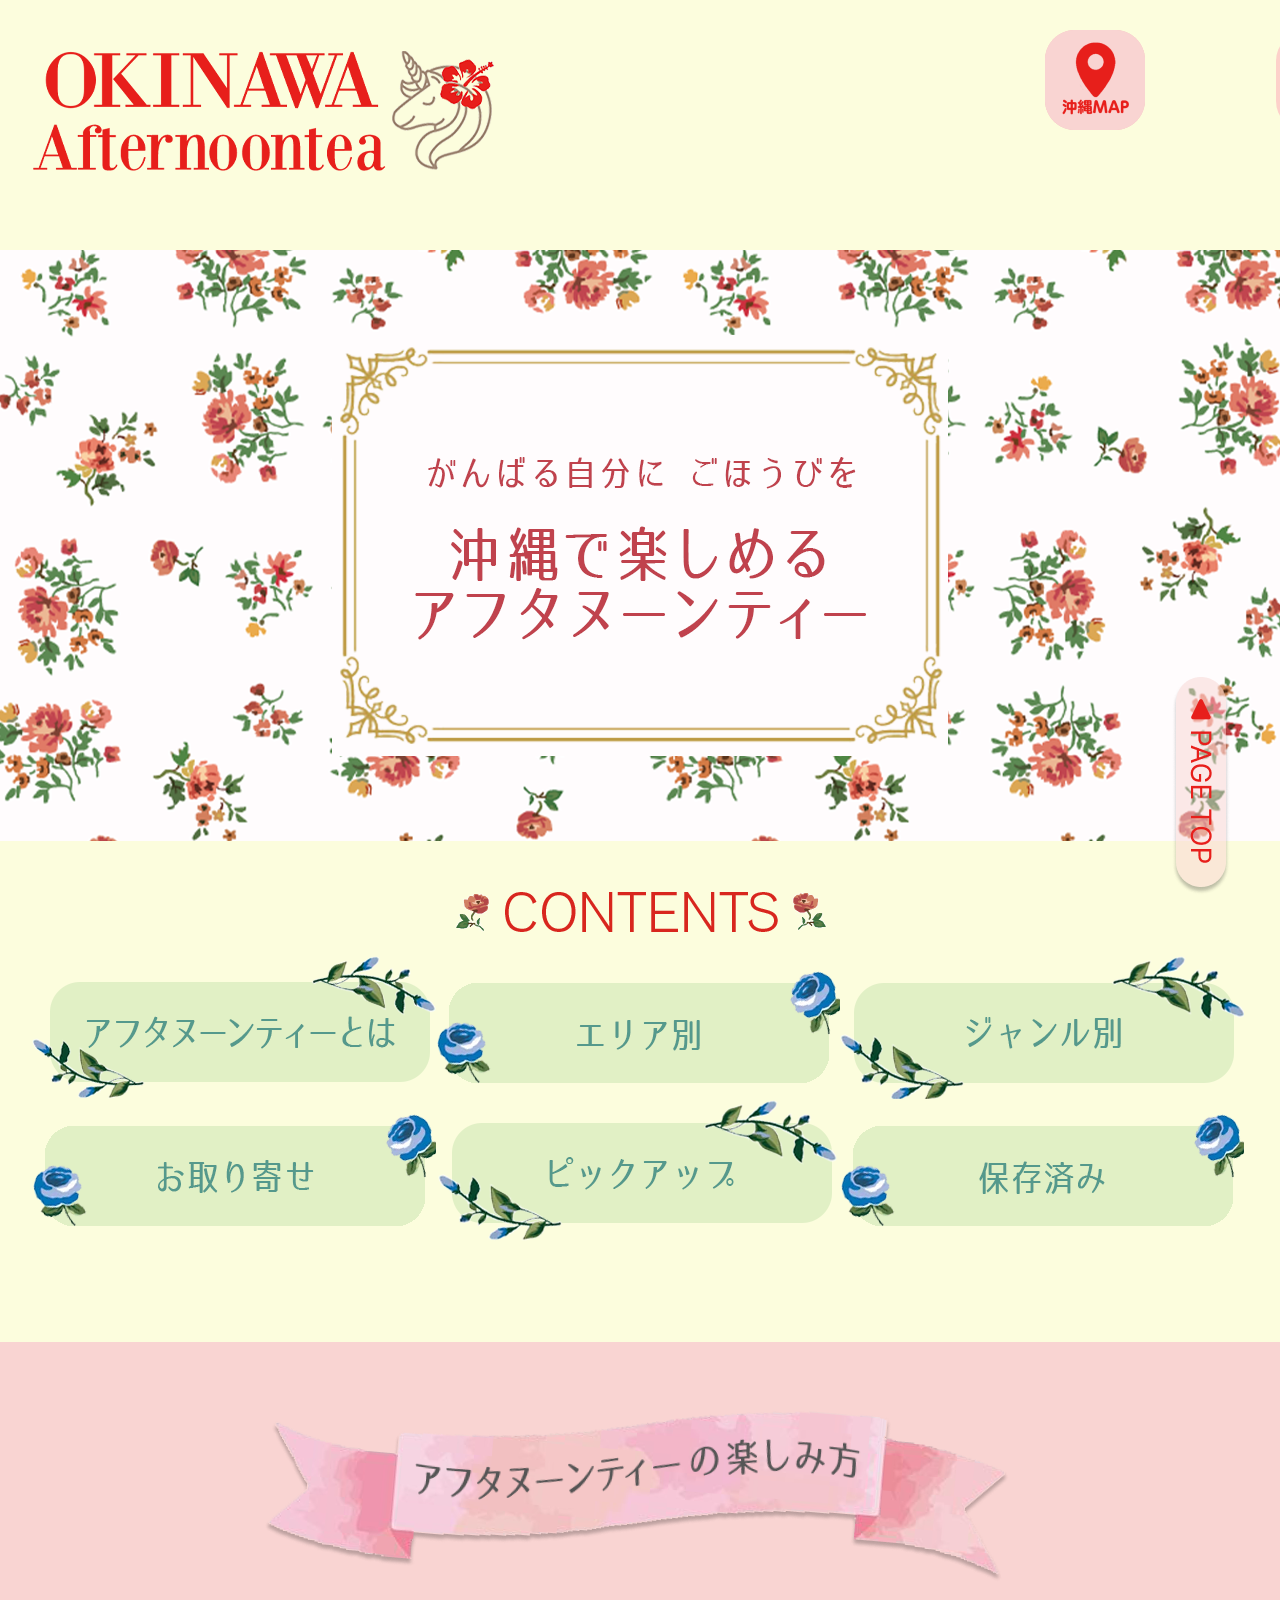
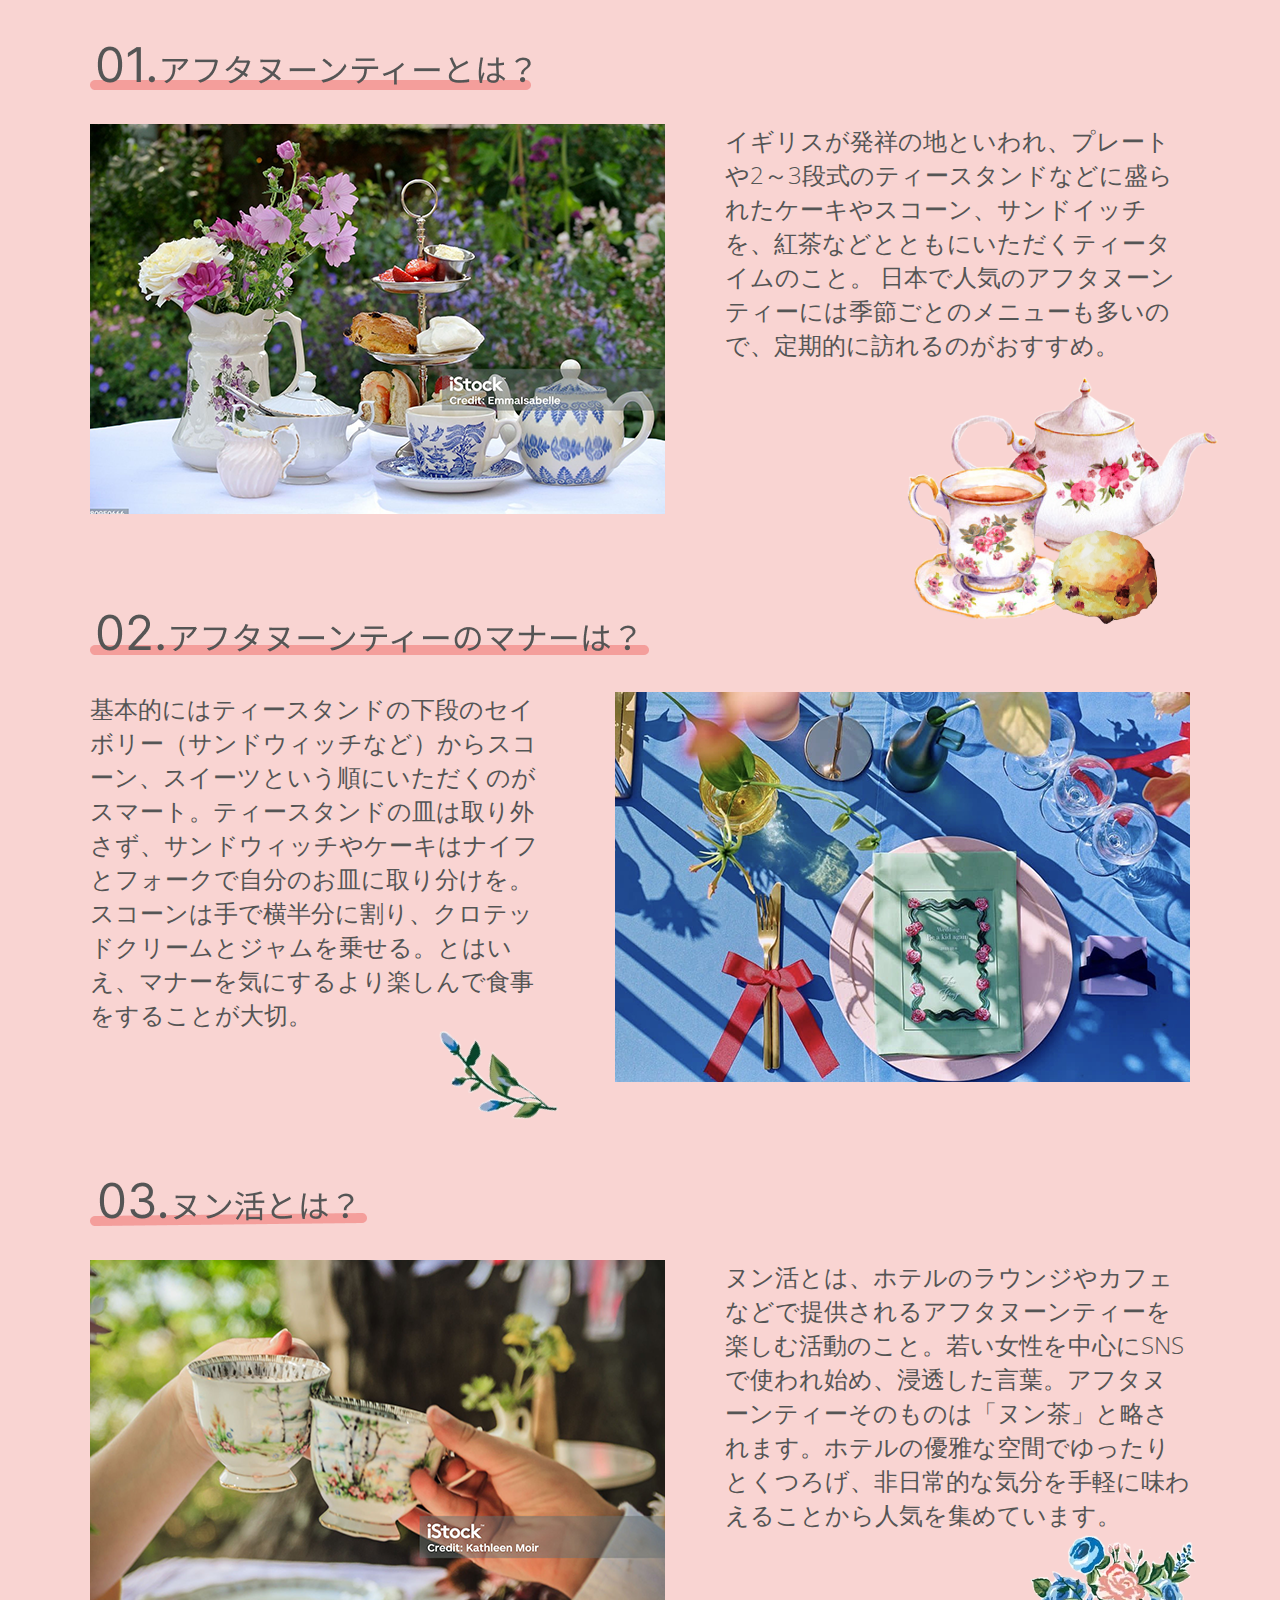
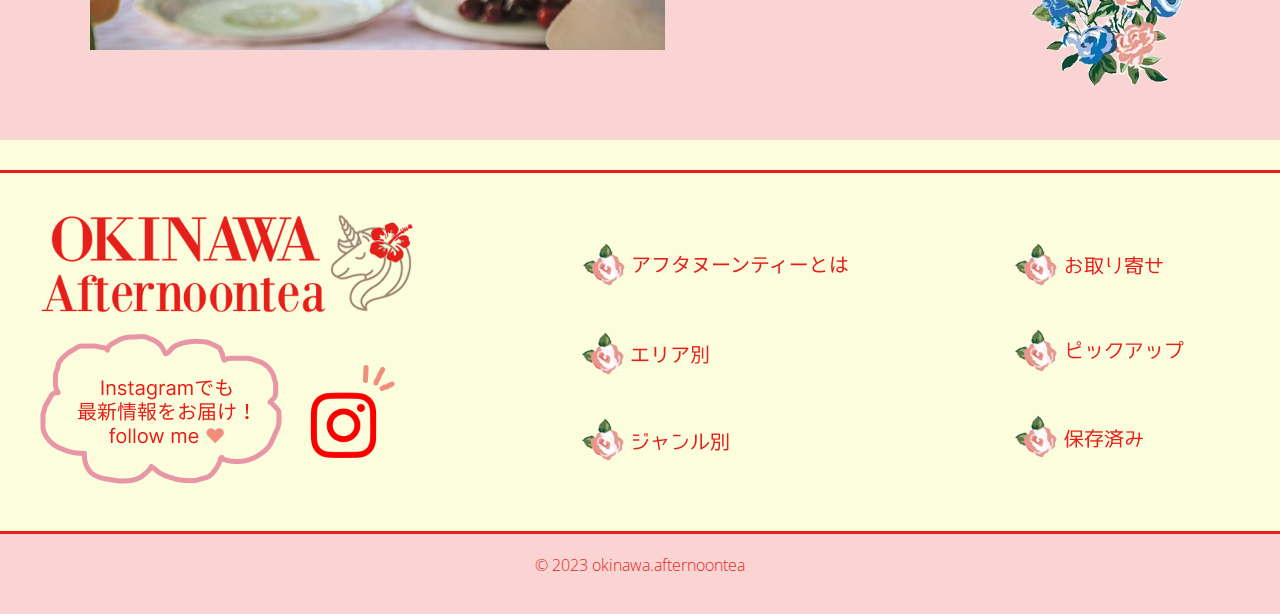
<file: site/index.html>
<!doctype html>
<html>

<head>
<meta charset="UTF-8"> 
<title>沖縄で楽しめるアフタヌーンティー</title>
<meta name="description" content="サイトの説明が入ります"> 
<link rel="stylesheet" type="text/css" href="css/ress.css">
<link rel="stylesheet" type="text/css" href="css/style.css">
<meta name="viewport" content="width=device-width,initial-scale=1">
<link rel="stylesheet" href="css/responsive.css" media="screen and (max-width:720px)">
</head>

<body>
	<div id="content">

	<header>
		<div class="logotop">
			<h1><a href="index.html"><img src="img/logo/logo.png" alt="OKINAWA Afternoontea"></a></h1>
		</div><!-- logotop -->

		<div class="btn">
			<div class="popup-wrapper">
    			<input id="open" type="checkbox" />
    			<label for="open" class="open-btn">
    				<img src="img/icon/mapicon0.png">
    				<img src="img/icon/mapicon.png">
    			</label>

    			<label for="open" class="overlay"></label>
    			<div class="popup-content">
        			<label for="open" class="close-btn">
        				<img src="img/icon/closebtn0.png">
        				<img src="img/icon/closebtn.png">
        			</label>
    			</div><!--popup-content-->
			</div><!--popup-wrappe-->
			

			<div class="outer-menu">
				<input class="checkbox-toggle" type="checkbox" />
<!--
				<div class="popup-wrapper">
    				<input id="open" type="checkbox" />
    				<label for="open" class="open-btn">
    					<img src="img/icon/mapicon0.png">
    					<img src="img/icon/mapicon.png">
    				</label>
    				<label for="open" class="overlay"></label>
    				<div class="popup-content">
        				<label for="open" class="close-btn">
        					<img src="img/icon/closebtn0.png">
        					<img src="img/icon/closebtn.png">
        				</label>
    				</div>
				</div>
-->
				<div class="hamburger">
    				<div></div>
				</div><!-- hamburger -->
				<div class="menu">
   				<div>
     		 		<div>
       		 		<ul>
         				<li><a href="#about">アフタヌーンティーとは</a></li>
         		 		<li><a href="area01.html">エリア別</a></li>
         		 		<li><a href="rank-down01.html">ジャンル別</a></li>
         			 	<li><a href="order.html">お取り寄せ</a></li>
         				<li><a href="picup.html">ピックアップ</a></li>
          				<li><a href="list.html">保存済み</a></li>
       				</ul>
    				</div>
  		 		</div>
 				</div><!-- menu -->
			</div><!-- outer-menu -->
		</div><!-- btn -->
	</header>

	<div id="mv">
		<img src="img/mv/banner01.png" alt="がんばる自分にごほうびを　沖縄で楽しめるアフタヌーンティー">
	</div><!-- mv -->

	<nav>
		<h1><img src="img/contents/contents.png"></h1>
		<ul>
			<li id="nav_about"><a href="index.html#about">アフタヌーンティーとは</a></li>
			<li id="nav_area"><a href="area01.html">エリア別</a></li>
			<li id="nav_genre"><a href="rank-down01.html">ジャンル別</a></li>
			<li id="nav_order"><a href="order.html">お取り寄せ</a></li>
			<li id="nav_picup"><a href="picup.html">ピックアップ</a></li>
			<li id="nav_list"><a href="list.html">保存済み</a></li>
		</ul>
	</nav>

	<div id="about">
		<h1><img src="img/about/ribon01.png"></h1>

		<div class="box01">
			<h2><img src="img/about/h201.png"></h2>
			<figure>
				<img src="img/about/01.png">
				<figcaption>イギリスが発祥の地といわれ、プレートや2～3段式のティースタンドなどに盛られたケーキやスコーン、サンドイッチを、紅茶などとともにいただくティータイムのこと。
    			日本で人気のアフタヌーンティーには季節ごとのメニューも多いので、定期的に訪れるのがおすすめ。</figcaption>
    		</figure>
    	</div><!-- box01 -->

    	<div class="box02">
			<h2><img src="img/about/h202.png"></h2>
			<figure>
				<img src="img/about/02.png">
				<figcaption>基本的にはティースタンドの下段のセイボリー（サンドウィッチなど）からスコーン、スイーツという順にいただくのがスマート。ティースタンドの皿は取り外さず、サンドウィッチやケーキはナイフとフォークで自分のお皿に取り分けを。スコーンは手で横半分に割り、クロテッドクリームとジャムを乗せる。とはいえ、マナーを気にするより楽しんで食事をすることが大切。</figcaption>
    		</figure>
    	</div><!-- box02 -->

		<div class="box01">
			<h2><img src="img/about/h203.png"></h2>
			<figure>
				<img src="img/about/03.png">
				<figcaption>ヌン活とは、ホテルのラウンジやカフェなどで提供されるアフタヌーンティーを楽しむ活動のこと。若い女性を中心にSNSで使われ始め、浸透した言葉。アフタヌーンティーそのものは「ヌン茶」と略されます。ホテルの優雅な空間でゆったりとくつろげ、非日常的な気分を手軽に味わえることから人気を集めています。</figcaption>
			</figure>
		</div><!-- box01 -->
	</div><!-- about -->


	<footer>
		<div class="insta">
			<a href="https://www.instagram.com/explore/tags/%E6%B2%96%E7%B8%84%E3%82%A2%E3%83%95%E3%82%BF%E3%83%8C%E3%83%BC%E3%83%B3%E3%83%86%E3%82%A3%E3%83%BC/"><img src="img/logo/insta.png"></a>
		</div>
		<div class="content02">
			<a href="index.html#about"><img src="img/logo/footer/01.png"></a>
			<a href="area01.html"><img src="img/logo/footer/02.png"></a>
			<a href="rank-down01.html"><img src="img/logo/footer/03.png"></a>
		</div>
		<div class="content02">
			<a href="order.html"><img src="img/logo/footer/04.png"></a>
			<a href="picup.html"><img src="img/logo/footer/05.png"></a>
			<a href="list.html"><img src="img/logo/footer/06.png"></a>
		</div>
		<div class="copyright">
			&copy;&nbsp;2023&nbsp;okinawa.afternoontea
		</div>
	</footer>
</div><!-- content -->

<div id="pagetop">
    <p id="page-top"><a href="#"><img src="img/logo/padetop.png"></a></p>
</div>

<!--ページトップリンク-->
<script src="https://code.jquery.com/jquery-3.4.1.min.js" integrity="sha256-CSXorXvZcTkaix6Yvo6HppcZGetbYMGWSFlBw8HfCJo=" crossorigin="anonymous"></script>
<script src="js/8-1-1.js"></script>
<script src="js/5-2-1.js"></script>
</body>

</html
</file>
<file: site/css/ress.css>
/* resset.dev • v5.0.2 */

/* # =================================================================
   # Global selectors
   # ================================================================= */

html {
  box-sizing: border-box;
  -webkit-text-size-adjust: 100%; /* Prevent adjustments of font size after orientation changes in iOS */
  word-break: normal;
  -moz-tab-size: 4;
  tab-size: 4;
}

*,
::before,
::after {
  background-repeat: no-repeat; /* Set `background-repeat: no-repeat` to all elements and pseudo elements */
  box-sizing: inherit;
}

::before,
::after {
  text-decoration: inherit; /* Inherit text-decoration and vertical align to ::before and ::after pseudo elements */
  vertical-align: inherit;
}

* {
  padding: 0; /* Reset `padding` and `margin` of all elements */
  margin: 0;
}

/* # =================================================================
   # General elements
   # ================================================================= */

hr {
  overflow: visible; /* Show the overflow in Edge and IE */
  height: 0; /* Add the correct box sizing in Firefox */
  color: inherit; /* Correct border color in Firefox. */
}

details,
main {
  display: block; /* Render the `main` element consistently in IE. */
}

summary {
  display: list-item; /* Add the correct display in all browsers */
}

small {
  font-size: 80%; /* Set font-size to 80% in `small` elements */
}

[hidden] {
  display: none; /* Add the correct display in IE */
}

abbr[title] {
  border-bottom: none; /* Remove the bottom border in Chrome 57 */
  /* Add the correct text decoration in Chrome, Edge, IE, Opera, and Safari */
  text-decoration: underline;
  text-decoration: underline dotted;
}

a {
  background-color: transparent; /* Remove the gray background on active links in IE 10 */
}

a:active,
a:hover {
  outline-width: 0; /* Remove the outline when hovering in all browsers */
}

code,
kbd,
pre,
samp {
  font-family: monospace, monospace; /* Specify the font family of code elements */
}

pre {
  font-size: 1em; /* Correct the odd `em` font sizing in all browsers */
}

b,
strong {
  font-weight: bolder; /* Add the correct font weight in Chrome, Edge, and Safari */
}

/* https://gist.github.com/unruthless/413930 */
sub,
sup {
  font-size: 75%;
  line-height: 0;
  position: relative;
  vertical-align: baseline;
}

sub {
  bottom: -0.25em;
}

sup {
  top: -0.5em;
}

table {
  border-color: inherit; /* Correct border color in all Chrome, Edge, and Safari. */
  text-indent: 0; /* Remove text indentation in Chrome, Edge, and Safari */
}

iframe {
  border-style: none;
}

/* # =================================================================
   # Forms
   # ================================================================= */

input {
  border-radius: 0;
}

[type='number']::-webkit-inner-spin-button,
[type='number']::-webkit-outer-spin-button {
  height: auto; /* Correct the cursor style of increment and decrement buttons in Chrome */
}

[type='search'] {
  -webkit-appearance: textfield; /* Correct the odd appearance in Chrome and Safari */
  outline-offset: -2px; /* Correct the outline style in Safari */
}

[type='search']::-webkit-search-decoration {
  -webkit-appearance: none; /* Remove the inner padding in Chrome and Safari on macOS */
}

textarea {
  overflow: auto; /* Internet Explorer 11+ */
  resize: vertical; /* Specify textarea resizability */
}

button,
input,
optgroup,
select,
textarea {
  font: inherit; /* Specify font inheritance of form elements */
}

optgroup {
  font-weight: bold; /* Restore the font weight unset by the previous rule */
}

button {
  overflow: visible; /* Address `overflow` set to `hidden` in IE 8/9/10/11 */
}

button,
select {
  text-transform: none; /* Firefox 40+, Internet Explorer 11- */
}

/* Apply cursor pointer to button elements */
button,
[type='button'],
[type='reset'],
[type='submit'],
[role='button'] {
  cursor: pointer;
}

/* Remove inner padding and border in Firefox 4+ */
button::-moz-focus-inner,
[type='button']::-moz-focus-inner,
[type='reset']::-moz-focus-inner,
[type='submit']::-moz-focus-inner {
  border-style: none;
  padding: 0;
}

/* Replace focus style removed in the border reset above */
button:-moz-focusring,
[type='button']::-moz-focus-inner,
[type='reset']::-moz-focus-inner,
[type='submit']::-moz-focus-inner {
  outline: 1px dotted ButtonText;
}

button,
html [type='button'], /* Prevent a WebKit bug where (2) destroys native `audio` and `video`controls in Android 4 */
[type='reset'],
[type='submit'] {
  -webkit-appearance: button; /* Correct the inability to style clickable types in iOS */
}

/* Remove the default button styling in all browsers */
button,
input,
select,
textarea {
  background-color: transparent;
  border-style: none;
}

a:focus,
button:focus,
input:focus,
select:focus,
textarea:focus {
  outline-width: 0;
}

/* Style select like a standard input */
select {
  -moz-appearance: none; /* Firefox 36+ */
  -webkit-appearance: none; /* Chrome 41+ */
}

select::-ms-expand {
  display: none; /* Internet Explorer 11+ */
}

select::-ms-value {
  color: currentColor; /* Internet Explorer 11+ */
}

legend {
  border: 0; /* Correct `color` not being inherited in IE 8/9/10/11 */
  color: inherit; /* Correct the color inheritance from `fieldset` elements in IE */
  display: table; /* Correct the text wrapping in Edge and IE */
  max-width: 100%; /* Correct the text wrapping in Edge and IE */
  white-space: normal; /* Correct the text wrapping in Edge and IE */
  max-width: 100%; /* Correct the text wrapping in Edge 18- and IE */
}

::-webkit-file-upload-button {
  /* Correct the inability to style clickable types in iOS and Safari */
  -webkit-appearance: button;
  color: inherit;
  font: inherit; /* Change font properties to `inherit` in Chrome and Safari */
}

/* Replace pointer cursor in disabled elements */
[disabled] {
  cursor: default;
}

/* # =================================================================
   # Specify media element style
   # ================================================================= */

img {
  border-style: none; /* Remove border when inside `a` element in IE 8/9/10 */
}

/* Add the correct vertical alignment in Chrome, Firefox, and Opera */
progress {
  vertical-align: baseline;
}

/* # =================================================================
   # Accessibility
   # ================================================================= */

/* Specify the progress cursor of updating elements */
[aria-busy='true'] {
  cursor: progress;
}

/* Specify the pointer cursor of trigger elements */
[aria-controls] {
  cursor: pointer;
}

/* Specify the unstyled cursor of disabled, not-editable, or otherwise inoperable elements */
[aria-disabled='true'] {
  cursor: default;
}
</file>
<file: site/css/style.css>
@charset "UTF-8";


/*　↓↓　ハンバーガーここから　↓↓　*/

@import url('https://fonts.googleapis.com/css?family=Pacifico|Open+Sans:300');
.flex-center {
  display: flex;
  align-items: center;
  justify-content: center;
}
* {
  box-sizing: border-box;
  font-family: 'Open Sans', sans-serif;
  font-weight: 300;
}
a,
a:visited,
a:hover,
a:active {
  color: rgba(231, 31, 27, 1);
  text-decoration: none;
  font-weight: bold;
}
.outer-menu {
  position: absolute;
  top: 81px;
  left: -24px;
  z-index: 1;
}
.outer-menu .checkbox-toggle {
  position: absolute;
  top: -50px;
  left: 1300px;
  z-index: 2;
  cursor: pointer;
  width: 60px;
  height: 60px;
  opacity: 0;
}
.outer-menu .checkbox-toggle:checked + .hamburger > div {
  transform: rotate(135deg);
}
.outer-menu .checkbox-toggle:checked + .hamburger > div:before,
.outer-menu .checkbox-toggle:checked + .hamburger > div:after {
  top: 0;
  transform: rotate(90deg);
}
.outer-menu .checkbox-toggle:checked + .hamburger > div:after {
  opacity: 0;
}
.outer-menu .checkbox-toggle:checked ~ .menu {
  pointer-events: auto;
  visibility: visible;
}

.outer-menu .checkbox-toggle:checked ~ .hamburger {
  position: fixed;
  top: 31px;
  left: 1276px;
}
.outer-menu .checkbox-toggle:checked ~ .popup-wrapper {
  position: fixed;
  top: 30px;
  left: 803px;
  display: block;
  z-index: 99999;
}
.outer-menu > .popup-wrapper{
  display: none;
}

.outer-menu .checkbox-toggle:checked ~ .menu > div {
  transform: scale(1);
  transition-duration: .75s;
}
.outer-menu .checkbox-toggle:checked ~ .menu > div > div {
  opacity: 1;
  transition: opacity .4s ease .4s;
}
.outer-menu .checkbox-toggle:hover + .hamburger {
	background:rgba(246,190,190,1);
}
.outer-menu .checkbox-toggle:checked:hover + .hamburger > div {
  transform: rotate(136deg);
}
.outer-menu .hamburger {
  position: absolute;
  top: -50px;
  left: 1300px;
  z-index: 1;
  width: 100px;
  height: 100px;
  padding: .5em 1em;
  background: rgba(252,197,197,0.8);
  border-radius: 30px;
  cursor: pointer;
  transition: box-shadow .4s ease;
  backface-visibility: hidden;
  display: flex;
  align-items: center;
  justify-content: center;
}
.outer-menu .hamburger > div {
  position: relative;
  flex: none;
  width: 100%;
  height: 5px;
  background: #E71F1B;
  transition: all .4s ease;
  display: flex;
  align-items: center;
  justify-content: center;
}
.outer-menu .hamburger > div:before,
.outer-menu .hamburger > div:after {
  content: '';
  position: absolute;
  z-index: 1;
  top: -16px;
  left: 0;
  width: 100%;
  height: 5px;
  background: inherit;
  transition: all .4s ease;
}
.outer-menu .hamburger > div:after {
  top: 16px;
}
.outer-menu .menu {
  position: fixed;
  top: 0;
  left: 0;
  width: 100%;
  height: 100%;
  pointer-events: none;
  visibility: hidden;
  overflow: hidden;
  backface-visibility: hidden;
  outline: 1px solid transparent;
  display: flex;
  align-items: center;
  justify-content: center;
}
.outer-menu .menu > div {
  width: 200vw;
  height: 200vw;
  color: #FEFEFE;
  background: rgba(249,212,210,1);
  border-radius: 50%;
  transition: all .4s ease;
  flex: none;
  transform: scale(0);
  backface-visibility: hidden;
  overflow: hidden;
  display: flex;
  align-items: center;
  justify-content: center;
}
.outer-menu .menu > div > div {
  text-align: center;
  max-width: 90vw;
  max-height: 100vh;
  opacity: 0;
  transition: opacity .4s ease;
  overflow-y: auto;
  flex: none;
  display: flex;
  align-items: center;
  justify-content: center;
}
.outer-menu .menu > div > div > ul {
  list-style: none;
  padding: 0 1em;
  margin: 0;
  display: block;
  max-height: 100vh;
}
.outer-menu .menu > div > div > ul > li {
  padding: 0;
  margin: 0 0 40px 0;
  font-size: 28px;
  display: block;
}
.outer-menu .menu > div > div > ul > li > a {
  position: relative;
  display: inline;
  cursor: pointer;
  transition: color .4s ease;
}
.outer-menu .menu > div > div > ul > li > a:hover {
  color: rgba(243, 80, 80, 1);
}
.outer-menu .menu > div > div > ul > li > a:hover:after {
  width: 100%;
}
.outer-menu .menu > div > div > ul > li > a:after {
  content: '';
  position: absolute;
  z-index: 1;
  bottom: -0.15em;
  left: 0;
  width: 0;
  height: 4px;
  background: #F57371;
  transition: width .4s ease;
}

/* ↑↑　ハンバーガーここまで ↑↑　*/

html{
}

body{
	background-color: #FCFDDD;
	color: #555555;
	font-size: 24px;
}

#content{
	width: 1280px;
	margin: 0 auto;
}

header, nav, #contents {
	width: 1280px; 
}

header{
	display: flex;
}

header ul{
	list-style-type: none;
	display: flex;
}

.logotop{
	width: 640px;
	margin: 30px;
}

.btn{
	width: 640px;
	margin: 30px 0 30px 30px;
}


/*　↓↓　地図ポップアップここから　↓↓　*/

.popup-wrapper{
  margin: 0 0 0 360px;
 }

.open-btn {
	/*画像置換でボタンにホバーをつける方法*/
	position: absolute;
	width: 100px;
	height: 100px;
	cursor:pointer
}
.open-btn img {
	position: absolute;
	-webkit-transition: .3s ease-in-out;
	transition: .3s ease-in-out;
}
.open-btn:hover img:nth-of-type(2) {
	opacity: 0;
	/*ホバーしたとき透明になる*/
}

#open:checked ~ .popup-content{
    visibility: visible;
    opacity : 1;
    transition: .3s;
}
#open:checked ~ .overlay {
		/*ポップアップ表示の時の外側の背景を暗くする*/
    background: rgb(0, 0, 0,0.75);
    display: block;
    width: 100%;
    height: 100%;
    position: fixed;
    top: 0;
    left: 0;
    transition: .3s;
    z-index: 9999;
}
.popup-content{
	  visibility: hidden;
    opacity : 0;
    position: absolute;
    top: 70%;
    left: 50%;
    transform: translate(-50%, -50%);
    width: 90%;
    max-width: 1215px;
    background-color: #FCFDDD;
    background-image: url(../img/map/map.png);
    transition: .1s;
    padding: 22%;
    width: 100vh;
    height: 100vh;
    z-index: 9999;
}
@media (orientation: landscape){
    .popup-content{
        width: 84%;
        height: 120%;
    }
}
input#open{display: none;}

label.close-btn img {
    position: absolute;
    top: -380px;
    right: -800px;
}
.close-btn {
	position: absolute;
	width: 117px;
	height: 107px;
	margin: 0;
	z-index: 9999;
	cursor:pointer
}
.close-btn img {
	position: absolute;
	-webkit-transition: .3s ease-in-out;
	transition: .3s ease-in-out;
}
.close-btn:hover img:nth-of-type(2) {
	opacity: 0;
	/*ホバーしたとき透明になる*/
}

/*　↑↑　地図ポップアップここまで　↑↑　*/




/*　↓↓　トップページ（コンテンツボタン・アフタヌーンティーとは）ここから　↓↓　*/

#mv{
	margin: 30px 0;
}
   /*　コンテンツボタン ↓　*/
nav{
	margin-bottom: 100px;
}
nav h1 img{
	margin: 0 auto;
	text-align: center;
}
nav ul {
	list-style-type: none;
	margin: 0 0 20px 0;
	padding-left: 0;
	overflow: hidden;
	width: 1216px;
	margin-left: 32px;
}
nav ul li {
	width: 404px;
	float: left;
}
nav ul li a {
	display: block;
	height: 0;
	padding-top: 143px;
	overflow: hidden;
}

nav ul li#nav_about a {
	background-image: url(../img/contents/nav1.png);
}
nav ul li#nav_area a {
	background-image: url(../img/contents/nav2.png);
}
nav ul li#nav_genre a {
	background-image: url(../img/contents/nav3.png);
}
nav ul li#nav_order a {
	background-image: url(../img/contents/nav4.png);
}
nav ul li#nav_picup a {
	background-image: url(../img/contents/nav5.png);
}
nav ul li#nav_list a {
	background-image: url(../img/contents/nav6.png);
}

#nav_about a:hover{
	background-image: url(../img/contents/nav102.png);
}
#nav_area a:hover{
	background-image: url(../img/contents/nav202.png);
}
#nav_genre a:hover{
	background-image: url(../img/contents/nav302.png);
}
#nav_order a:hover{
	background-image: url(../img/contents/nav402.png);
}
#nav_picup a:hover{
	background-image: url(../img/contents/nav502.png);
}
#nav_list a:hover{
	background-image: url(../img/contents/nav602.png);
}

     /*　アフタヌーンティーとは ↓　*/
#about{
	justify-content: space-between;
	background-color: #F9D4D2;
	width: 1280px;
	background-image: url(../img/about/teapot-hana.png);
	background-repeat:  no-repeat;
	background-position: 850px 600px;   
}
#about h1 img{
	margin: 0 auto;
	text-align: center;
}

.box01{
	width: 1280px;
	padding: 0 0 90px 90px;
}
.box01 h2{
	padding: 0 0 30px 0;
}
.box01 figure, img{
	display: flex;
}
.box01 figure figcaption{
	width: 465px;
	margin: 0 0 0 60px;
}

.box02{
	width: 1280px;
	padding: 0 90px 90px 0;
	background-image: url(../img/about/hana01.png);
	background-position: 400px 380px;
}
.box02 h2{
	padding: 0 0 30px 90px;
}
.box02 figure, img{
	display: flex;
	flex-direction: row-reverse;
}
.box02 figure figcaption{
	width: 465px;
	margin: 0 60px 0 0;
}
.box02{
	width: 1280px;
}

/*　↑↑　トップページ（コンテンツボタン・アフタヌーンティーとは）ここまで　↑↑　*/



/* ↓↓　フッターここから　↓↓　*/
footer{
	width: 1280px;
  display: flex;
  justify-content: space-between;
  align-items: center;
  margin-top: 30px;
  border-top: 3px solid #E71F1B;
  border-bottom: 3px solid #E71F1B;
}
.insta{
	margin: 40px 0 40px 40px;
}
.content02 {
  display: flex;
  flex-direction: column; /* 画像を縦に並べる */
  gap: 40px; /* .content02内の各要素の間隔を調整 */
}
.copyright {
  text-align: center;
  color: #E71F1B;
  font-size: 16px;
  margin: 443px 0 0 0;
  width: 1280px;
  height: 80px;
  position: absolute;
  background: #F9D4D2;
  padding: 20px 0 0 0;
}
#pagetop{
  position: fixed;
  right: 50px;
  bottom: 5px;
}
#pagetop:hover{
	opacity: 0.75;
}

/* ↑↑　フッターここまで　↑↑　*/



/* ↓↓　エリア別ページ　エリア別ボタン　↓↓　*/

nav#areabtn{
	margin-bottom: 100px;
}
nav#areabtn h1 img{
	margin: 0 auto;
	text-align: center;
}
nav#areabtn ul {
	list-style-type: none;
	margin: 0 0 20px 0;
	padding-left: 0;
	overflow: hidden;
	width: 1216px;
	margin-left: 32px;
}
nav#areabtn ul li {
	width: 404px;
	float: left;
}
nav#areabtn ul li a {
	display: block;
	height: 0;
	padding-top: 143px;
	overflow: hidden;
}

nav#areabtn ul li#south_area a{
	background-image: url(../img/area/south01.png);
	cursor: default;
}
nav#areabtn ul li#central_area a {
	background-image: url(../img/area/central01.png);
}
nav#areabtn ul li#north_area a {
	background-image: url(../img/area/north01.png);
}

nav#areabtn ul li#central_area a:hover{
	background-image: url(../img/area/central02.png);
}
nav#areabtn ul li#north_area a:hover{
	background-image: url(../img/area/north02.png);
}



nav#areabtn02{
	margin-bottom: 100px;
}
nav#areabtn02 h1 img{
	margin: 0 auto;
	text-align: center;
}
nav#areabtn02 ul {
	list-style-type: none;
	margin: 0 0 20px 0;
	padding-left: 0;
	overflow: hidden;
	width: 1216px;
	margin-left: 32px;
}
nav#areabtn02 ul li {
	width: 404px;
	float: left;
}
nav#areabtn02 ul li a {
	display: block;
	height: 0;
	padding-top: 143px;
	overflow: hidden;
}

nav#areabtn02 ul li#south_area a{
	background-image: url(../img/area/south01.png);
}
nav#areabtn02 ul li#central_area a {
	background-image: url(../img/area/central01.png);
	cursor: default;
}
nav#areabtn02 ul li#north_area a {
	background-image: url(../img/area/north01.png);
}

nav#areabtn02 ul li#south_area a:hover{
	background-image: url(../img/area/south02.png);
}
nav#areabtn02 ul li#north_area a:hover{
	background-image: url(../img/area/north02.png);
}




nav#areabtn03{
	margin-bottom: 100px;
}
nav#areabtn03 h1 img{
	margin: 0 auto;
	text-align: center;
}
nav#areabtn03 ul {
	list-style-type: none;
	margin: 0 0 20px 0;
	padding-left: 0;
	overflow: hidden;
	width: 1216px;
	margin-left: 32px;
}
nav#areabtn03 ul li {
	width: 404px;
	float: left;
}
nav#areabtn03 ul li a {
	display: block;
	height: 0;
	padding-top: 143px;
	overflow: hidden;
}

nav#areabtn03 ul li#south_area a{
	background-image: url(../img/area/south01.png);
}
nav#areabtn03 ul li#central_area a {
	background-image: url(../img/area/central01.png);
}
nav#areabtn03 ul li#north_area a {
	background-image: url(../img/area/north01.png);
	cursor: default;
}

nav#areabtn03 ul li#south_area a:hover{
	background-image: url(../img/area/south02.png);
}
nav#areabtn03 ul li#central_area a:hover{
	background-image: url(../img/area/central02.png);
}




/* ↓↓　エリア別ページ　南部エリアここから　↓↓　*/

.areatype{
	margin-bottom: 50px;
}

/*　↓↓　コレクティブここから　↓↓　*/
.shop01{
	width: 1280px;
	height: 1503px;
	background-color: #F9D4D2;
	margin: 0 0 50px 0;
}
.shop01 h1{
	padding: 80px 0 50px 70px;
}
.photo {
    display: flex;
    padding-left: 60px;
}
.vertical-images {
    display: flex;
    flex-direction: column;
    margin-left: 50px; /* 画像間の余白を調整する場合は必要に応じて調整してください */
}
.vertical-images img {
    margin-bottom: 17px;
}

   /*  詳細 */
#announce{
	width: 1135px;
	margin: 40px 0 0 73px;
}

.text h2{
	font-weight: bold;
}
.text {
    display: flex;
}
.text p{
	margin-left: 100px;
	font-size: 32px;
}

.spot .text img{
	width: 30px;
	height: 35px;
	margin-left: 10px;
	margin-top: 3px;
}

.textb a{
	font-weight: normal;
	color: #555555;
	text-decoration: 1px underline solid  #555555;
}



.price {
    display: flex;
    width: 1135px;
    padding: 50px 60px 20px 0;
     border-bottom: 1px solid #555555;
}
.price img {
    width: 50px; /* 画像の幅を適切なサイズに調整 */
    height: 50px; /* 画像の高さを適切なサイズに調整 */
    margin-right: 20px; /* 画像とテキストの間隔を調整 */
}

.spot {
    display: flex;
    width: 1135px;
     padding: 50px 60px 20px 0;
     border-bottom: 1px solid #555555;
}
.spot img {
    width: 50px; /* 画像の幅を適切なサイズに調整 */
    height: 50px; /* 画像の高さを適切なサイズに調整 */
    margin-right: 20px; /* 画像とテキストの間隔を調整 */
}

.time {
    display: flex;
    width: 1135px;
      padding: 50px 60px 20px 0;
     border-bottom: 1px solid #555555;
}
.time img {
    width: 50px; /* 画像の幅を適切なサイズに調整 */
    height: 50px; /* 画像の高さを適切なサイズに調整 */
    margin-right: 20px; /* 画像とテキストの間隔を調整 */
}

.site {
    display: flex;
    width: 1135px;
    padding: 50px 60px 20px 0;
     border-bottom: 1px solid #555555;
}
.site img {
    width: 50px; /* 画像の幅を適切なサイズに調整 */
    height: 50px; /* 画像の高さを適切なサイズに調整 */
    margin-right: 20px; /* 画像とテキストの間隔を調整 */
}


.more-btn {
    display: flex;
    margin: 80px 0 80px 70px;
    width: 1140px;
}

.iinebtn{
    width: 200px;
    margin: 0 0 0 870px;
}



.img-list {
		width: 1135px;
    list-style: none;
    display: flex;
}

.img-list li {
    margin-right: 40px; /* 画像間の余白を調整 */
}



/*　↓↓　詳しくみるボタンここから　↓↓*/
/* ポップアップwindow部分 */
/* コンテンツ部分のスタイル */
#txt_label li img{
	position: absolute;
	-webkit-transition: .3s ease-in-out;
	transition: .3s ease-in-out;
	cursor: pointer;
}
#txt_label li:hover img:nth-of-type(2) {
	opacity: 0;
	/*ホバーしたとき透明になる*/
}




#msg{
}




#msg h2 img{
	width: 1000px;
	margin: 80px auto;
}
.leaf img{
	margin: 40px auto;
}
.lead{
	border-bottom: 1px solid #FF008A;
	width: 1200px;
	margin: 0 auto;
	padding-bottom: 50px;
}
.lead p{
	font-size: 24px;
	text-align: center;
	letter-spacing: 3px;
	line-height: 40px;
}
.price2{
	border-bottom: 1px solid #FF008A;
	width: 1200px;
	margin: 0 auto;
	padding-bottom: 50px;
}
.price2 h3{
	margin: 40px 0 20px 0;
}

.main-menu{
	border-bottom: 1px solid #FF008A;
	width: 1200px;
	margin: 0 auto;
	padding-bottom: 50px;
}
.main-menu h3{
	margin: 40px 0 20px 0;
}

.reservation{
	border-bottom: 1px solid #FF008A;
	width: 1200px;
	margin: 0 auto;
	padding-bottom: 50px;
}
.reservation h3{
	margin: 40px 0 20px 0;
}
.reservation-options {
    display: flex;
    justify-content: space-between; /* 要素を横に均等に配置 */
    margin-top: 20px; /* オプション間の余白を調整 */
}
.reservation-option {
    flex: 1; /* 均等に分割 */
}
.reservation-option img {
    max-width: 100%; /* 画像が親要素をはみ出さないようにする */
    cursor: pointer;
    /* その他のスタイリングは必要に応じて追加 */
    margin-top: 20px;
}
.reservation-option img:hover{
	opacity: 0.6;
}

.infomation{
	border-bottom: 1px solid #FF008A;
	width: 1200px;
	margin: 0 auto;
	padding-bottom: 50px;
}
.infomation h3{
	margin: 40px 0 20px 0;
}

/*　↑↑　コレクティブここまで　↑↑　*/

/*　↓↓　ノボテル沖縄ここから　↓↓　*/

.shop02{
	width: 1280px;
	height: 1555px;
	background-color: #F9D4D2;
	margin: 0 0 50px 0;
}
.shop02 h1{
	padding: 80px 0 50px 70px;
}

/*　↑↑　ノボテル沖縄ここまで　↑↑　*/

/*　↓↓　ダブルツリーbyヒルトン那覇首里城ここから　↓↓　*/

.shop03{
	width: 1280px;
	height: 1555px;
	background-color: #F9D4D2;
	margin: 0 0 50px 0;
}
.shop03 h1{
	padding: 80px 0 50px 70px;
}

/*　↑↑　ダブルツリーbyヒルトン那覇首里城ここまで　↑↑　*/


/*　↓↓　沖縄ハーバービューホテル　↓↓　*/

.shop04{
	width: 1280px;
	height: 1500px;
	background-color: #F9D4D2;
	margin: 0 0 50px 0;
}
.shop04 h1{
	padding: 80px 0 50px 70px;
}

/*　↑↑　沖縄ハーバービューホテル　↑↑　*/

/*　↓↓　ザ・ナハテラス　↓↓　*/

.shop05{
	width: 1280px;
	height: 1520px;
	background-color: #F9D4D2;
	margin: 0 0 50px 0;
}
.shop05 h1{
	padding: 80px 0 50px 70px;
}

/*　↑↑　ザ・ナハテラス　↑↑　*/

/*　↓↓　ハイアット リージェンシー那覇　↓↓　*/

.shop06{
	width: 1280px;
	height: 1555px;
	background-color: #F9D4D2;
	margin: 0 0 50px 0;
}
.shop06 h1{
	padding: 80px 0 50px 70px;
}

/*　↑↑　ハイアット リージェンシー那覇　↑↑　*/

/*　↓↓　琉球ホテル＆リゾート名城ビーチ　↓↓　*/

.shop07{
	width: 1280px;
	height: 1520px;
	background-color: #F9D4D2;
	margin: 0 0 50px 0;
}
.shop07 h1{
	padding: 80px 0 50px 70px;
}

/*　↑↑　琉球ホテル＆リゾート名城ビーチ　↑↑　*/







/*　↓↓　ホテル日航アリビラ　↓↓　*/

.shop08{
	width: 1280px;
	height: 1555px;
	background-color: #F9D4D2;
	margin: 0 0 50px 0;
}
.shop08 h1{
	padding: 80px 0 50px 70px;
}

/*　↑↑　ホテル日航アリビラ　↑↑　*/


/*　↓↓　ラ・ジェントホテル沖縄　↓↓　*/

.shop09{
	width: 1280px;
	height: 1555px;
	background-color: #F9D4D2;
	margin: 0 0 50px 0;
}
.shop09 h1{
	padding: 80px 0 50px 70px;
}

/*　↑↑　ラ・ジェントホテル沖縄　↑↑　*/

/*　↓↓　MBギャラリーチャタン by ザ・テラスホテルズ　↓↓　*/

.shop10{
	width: 1280px;
	height: 1555px;
	background-color: #F9D4D2;
	margin: 0 0 50px 0;
}
.shop10 h1{
	padding: 80px 0 50px 70px;
}

/*　↑↑　MBギャラリーチャタン by ザ・テラスホテルズ　↑↑　*/

/*　↓↓　ムーンオーシャン宜野湾　↓↓　*/

.shop11{
	width: 1280px;
	height: 1555px;
	background-color: #F9D4D2;
	margin: 0 0 50px 0;
}
.shop11 h1{
	padding: 80px 0 50px 70px;
}

/*　↑↑　ムーンオーシャン宜野湾　↑↑　*/


/*　↓↓　ラグナガーデンホテル　↓↓　*/

.shop12{
	width: 1280px;
	height: 1555px;
	background-color: #F9D4D2;
	margin: 0 0 50px 0;
}
.shop12 h1{
	padding: 80px 0 50px 70px;
}

/*　↑↑　ラグナガーデンホテル　↑↑　*/








/*　↓↓　ザ・リッツ・カールトン沖縄　↓↓　*/

.shop13{
	width: 1280px;
	height: 1505px;
	background-color: #F9D4D2;
	margin: 0 0 50px 0;
}
.shop13 h1{
	padding: 80px 0 50px 70px;
}

/*　↑↑　ザ・リッツ・カールトン沖縄　↑↑　*/


/*　↓↓　ブセナテラス　↓↓　*/

.shop14{
	width: 1280px;
	height: 1505px;
	background-color: #F9D4D2;
	margin: 0 0 50px 0;
}
.shop14 h1{
	padding: 80px 0 50px 70px;
}

/*　↑↑　ブセナテラス　↑↑　*/


/*　↓↓　かりゆしビーチリゾート・オーシャンスパ　↓↓　*/

.shop15{
	width: 1280px;
	height: 1555px;
	background-color: #F9D4D2;
	margin: 0 0 50px 0;
}
.shop15 h1{
	padding: 80px 0 50px 70px;
}

/*　↑↑　かりゆしビーチリゾート・オーシャンスパ　↑↑　*/


/*　↓↓　ハレクラニ　↓↓　*/

.shop16{
	width: 1280px;
	height: 1515px;
	background-color: #F9D4D2;
	margin: 0 0 50px 0;
}
.shop16 h1{
	padding: 80px 0 50px 70px;
}

/*　↑↑　ハレクラニ　↑↑　*/


/*　↓↓　ANAインターコンチネンタル万座ビーチリゾート　↓↓　*/

.shop17{
	width: 1280px;
	height: 1555px;
	background-color: #F9D4D2;
	margin: 0 0 50px 0;
}
.shop17 h1{
	padding: 80px 0 50px 70px;
}

/*　↑↑　ANAインターコンチネンタル万座ビーチリゾート　↑↑　*/


/*　↓↓　シェラトン沖縄サンマリーナリゾート　↓↓　*/

.shop18{
	width: 1280px;
	height: 1555px;
	background-color: #F9D4D2;
	margin: 0 0 50px 0;
}
.shop18 h1{
	padding: 80px 0 50px 70px;
}

/*　↑↑　シェラトン沖縄サンマリーナリゾート　↑↑　*/


/*　↓↓　ホテルモントレ沖縄　↓↓　*/

.shop19{
	width: 1280px;
	height: 1555px;
	background-color: #F9D4D2;
	margin: 0 0 50px 0;
}
.shop19 h1{
	padding: 80px 0 50px 70px;
}

/*　↑↑　ホテルモントレ沖縄　↑↑　*/





/* ↓↓　料金順ページ　料金が安い順ここから　↓↓　*/
#down{
	width: 600px;
	height: 150px;
}

#up{
	width: 600px;
	height: 150px;
}


nav#rank-down ul li#down{
	background-image: url(../img/area/rank-down01.png);
}
nav#rank-down ul li#up{
	background-image: url(../img/area/rank-up01.png);
}


nav#rank-down ul li#up a:hover{
	background-image: url(../img/area/rank-up02.png);
}




/* ↓↓　料金順ページ　料金が高い順ここから　↓↓　*/

nav#rank-up ul li#down{
	background-image: url(../img/area/rank-down01.png);
}
nav#rank-up ul li#up{
	background-image: url(../img/area/rank-up01.png);
}

nav#rank-up ul li#down a:hover{
	background-image: url(../img/area/rank-down02.png);
}



/* ↓↓　お家で楽しめるアフタヌーンティー　ここから　↓↓　*/

.order01{
	width: 1280px;
	height: 2120px;
	background-color: #F9D4D2;
	margin: 80px 0 50px 0;
}
.order01 h1{
	padding: 80px 0 50px 70px;
}
.order02{
	width: 1280px;
	height: 2015px;
	background-color: #F9D4D2;
	margin: 0 0 50px 0;
}
.order02 h1{
	padding: 80px 0 50px 70px;
}

.order-photo{
	width: 1000px;
	height: 650px;
	margin: 0 140px;
}

.order-lead p{
	font-size: 30px;
	text-align: center;
}

.order-text h2{
	width: 150px;
	height: 50px;
	font-weight: bold;
	font-size: 36px;
	margin-right: 50px;
}
.order-text {
    display: flex;
}
.order-text p{
	width: 850px;
	font-size: 32px;
}

.order-price {
    display: flex;
    width: 1135px;
      padding: 50px 60px 20px 0;
     border-bottom: 1px solid #555555;
}
.order-price img {
    width: 50px; /* 画像の幅を適切なサイズに調整 */
    height: 50px; /* 画像の高さを適切なサイズに調整 */
    margin-right: 20px; /* 画像とテキストの間隔を調整 */
}


.order-cupcake {
    display: flex;
    width: 1135px;
      padding: 50px 60px 20px 0;
     border-bottom: 1px solid #555555;
}
.order-cupcake img {
    width: 50px; /* 画像の幅を適切なサイズに調整 */
    height: 50px; /* 画像の高さを適切なサイズに調整 */
    margin-right: 20px; /* 画像とテキストの間隔を調整 */
}


.order-time {
    display: flex;
    width: 1135px;
      padding: 50px 60px 20px 0;
     border-bottom: 1px solid #555555;
}
.order-time img {
    width: 50px; /* 画像の幅を適切なサイズに調整 */
    height: 50px; /* 画像の高さを適切なサイズに調整 */
    margin-right: 20px; /* 画像とテキストの間隔を調整 */
}


.order-more-btn {
    display: flex;
    margin: 80px auto;
    width: 866px;
}

.order-img-list {
    list-style: none;
    display: flex;
    border: 1px solid #f00;
}


#order_txt_label li img{
	position: absolute;
	-webkit-transition: .3s ease-in-out;
	transition: .3s ease-in-out;
	cursor: pointer;
}

#order_txt_label li:hover img:nth-of-type(2) {
	opacity: 0;
	/*ホバーしたとき透明になる*/
}



/*  ↓↓ ピックアップページここから　↓↓ */
.shop20{
	width: 1280px;
	height: 1520px;
	background-color: #F9D4D2;
	margin: 80px 0 50px 0;
}
.shop20 h1{
	padding: 80px 0 50px 70px;
}

.shop21{
	width: 1280px;
	height: 1555px;
	background-color: #F9D4D2;
	margin: 0 0 50px 0;
}
.shop21 h1{
	padding: 80px 0 50px 70px;
}

.shop22{
	width: 1280px;
	height: 1555px;
	background-color: #F9D4D2;
	margin: 0 0 50px 0;
}
.shop22 h1{
	padding: 80px 0 50px 70px;
}



/* --------------------

ポップアップ改良

----------------------- */

#popup
,#popup02
,#popup03
,#popup04
,#popup05
,#popup06
,#popup07
,#popup08
,#popup09
,#popup10
,#popup11
,#popup12
,#popup13
,#popup14
,#popup15
,#popup16
,#popup17
,#popup18
,#popup19
,#popup20
,#popup21
,#popup22{
  display: none; /* label でコントロールするので input は非表示に */
}
.popup-open {
  cursor: pointer; /* マウスオーバーでカーソルの形状を変えることで、クリックできる要素だとわかりやすいように */
}
.popup-overlay
,.popup-overlay02
,.popup-overlay03
,.popup-overlay04
,.popup-overlay05
,.popup-overlay06
,.popup-overlay07
,.popup-overlay08
,.popup-overlay09
,.popup-overlay10
,.popup-overlay11
,.popup-overlay12
,.popup-overlay13
,.popup-overlay14
,.popup-overlay15
,.popup-overlay16
,.popup-overlay17
,.popup-overlay18
,.popup-overlay19
,.popup-overlay20
,.popup-overlay21
,.popup-overlay22{
  display: none; /* input にチェックが入るまでは非表示に */
}

#popup:checked ~ .popup-overlay
,#popup02:checked ~ .popup-overlay02
,#popup03:checked ~ .popup-overlay03
,#popup04:checked ~ .popup-overlay04
,#popup05:checked ~ .popup-overlay05
,#popup06:checked ~ .popup-overlay06
,#popup07:checked ~ .popup-overlay07
,#popup08:checked ~ .popup-overlay08
,#popup09:checked ~ .popup-overlay09
,#popup10:checked ~ .popup-overlay10
,#popup11:checked ~ .popup-overlay11
,#popup12:checked ~ .popup-overlay12
,#popup13:checked ~ .popup-overlay13
,#popup14:checked ~ .popup-overlay14
,#popup15:checked ~ .popup-overlay15
,#popup16:checked ~ .popup-overlay16
,#popup17:checked ~ .popup-overlay17
,#popup18:checked ~ .popup-overlay18
,#popup19:checked ~ .popup-overlay19
,#popup20:checked ~ .popup-overlay20
,#popup21:checked ~ .popup-overlay21
,#popup22:checked ~ .popup-overlay22{
  display: block;
  z-index: 99999;
  background-color: #00000070;
  position: fixed;
  width: 100%;
  height: 100vh;
  top: 0;
  left: 0;
}



/* ポップアップ画面 */
.popup-window {
  width: 1280px;
  max-width: 1280px;
  height: 2000px;
  max-height:2000px;
  padding: 20px;
  background-color: #F9D4D2;
  border-radius: 20px;
  position: relative;
  top: 145%;
  left: 50.5%;
  transform: translate(-50%, -50%);
  opacity: 1;
}
.popup-window02 {
  width: 1280px;
  max-width: 1280px;
  height: 1700px;
  max-height:1700px;
  padding: 20px;
  background-color: #F9D4D2;
  border-radius: 20px;
  position: relative;
  top: 130%;
  left: 50.5%;
  transform: translate(-50%, -50%);
  opacity: 1;
}
.popup-window03 {
  width: 1280px;
  max-width: 1280px;
  height: 2000px;
  max-height:2000px;
  padding: 20px;
  background-color: #F9D4D2;
  border-radius: 20px;
  position: relative;
  top: 150%;
  left: 50.5%;
  transform: translate(-50%, -50%);
  opacity: 1;
}
.popup-window04 {
  width: 1280px;
  max-width: 1280px;
  height: 2000px;
  max-height:2000px;
  padding: 20px;
  background-color: #F9D4D2;
  border-radius: 20px;
  position: relative;
  top: 150%;
  left: 50.5%;
  transform: translate(-50%, -50%);
  opacity: 1;
}
.popup-window05 {
  width: 1280px;
  max-width: 1280px;
  height: 1700px;
  max-height:1700px;
  padding: 20px;
  background-color: #F9D4D2;
  border-radius: 20px;
  position: relative;
  top: 130%;
  left: 50.5%;
  transform: translate(-50%, -50%);
  opacity: 1;
}
.popup-window06 {
  width: 1280px;
  max-width: 1280px;
  height: 1800px;
  max-height:1800px;
  padding: 20px;
  background-color: #F9D4D2;
  border-radius: 20px;
  position: relative;
  top: 135%;
  left: 50.5%;
  transform: translate(-50%, -50%);
  opacity: 1;
}
.popup-window07 {
  width: 1280px;
  max-width: 1280px;
  height: 1450px;
  max-height:1450px;
  padding: 20px;
  background-color: #F9D4D2;
  border-radius: 20px;
  position: relative;
  top: 115%;
  left: 50.5%;
  transform: translate(-50%, -50%);
  opacity: 1;
}
.popup-window08 {
  width: 1280px;
  max-width: 1280px;
  height: 2500px;
  max-height:2500px;
  padding: 20px;
  background-color: #F9D4D2;
  border-radius: 20px;
  position: relative;
  top: 180%;
  left: 50.5%;
  transform: translate(-50%, -50%);
  opacity: 1;
}
.popup-window09 {
  width: 1280px;
  max-width: 1280px;
  height: 1800px;
  max-height:1800px;
  padding: 20px;
  background-color: #F9D4D2;
  border-radius: 20px;
  position: relative;
  top: 140%;
  left: 50.5%;
  transform: translate(-50%, -50%);
  opacity: 1;
}
.popup-window10 {
  width: 1280px;
  max-width: 1280px;
  height: 1500px;
  max-height:1500px;
  padding: 20px;
  background-color: #F9D4D2;
  border-radius: 20px;
  position: relative;
  top: 115%;
  left: 50.5%;
  transform: translate(-50%, -50%);
  opacity: 1;
}
.popup-window11 {
  width: 1280px;
  max-width: 1280px;
  height: 1750px;
  max-height:1750px;
  padding: 20px;
  background-color: #F9D4D2;
  border-radius: 20px;
  position: relative;
  top: 135%;
  left: 50.5%;
  transform: translate(-50%, -50%);
  opacity: 1;
}
.popup-window12 {
  width: 1280px;
  max-width: 1280px;
  height: 2100px;
  max-height:2100px;
  padding: 20px;
  background-color: #F9D4D2;
  border-radius: 20px;
  position: relative;
  top: 155%;
  left: 50.5%;
  transform: translate(-50%, -50%);
  opacity: 1;
}

.popup-window13 {
  width: 1280px;
  max-width: 1280px;
  height: 1750px;
  max-height:1750px;
  padding: 20px;
  background-color: #F9D4D2;
  border-radius: 20px;
  position: relative;
  top: 135%;
  left: 50.5%;
  transform: translate(-50%, -50%);
  opacity: 1;
}
.popup-window14 {
  width: 1280px;
  max-width: 1280px;
  height: 1850px;
  max-height:1850px;
  padding: 20px;
  background-color: #F9D4D2;
  border-radius: 20px;
  position: relative;
  top: 140%;
  left: 50.5%;
  transform: translate(-50%, -50%);
  opacity: 1;
}
.popup-window15 {
  width: 1280px;
  max-width: 1280px;
  height: 2000px;
  max-height:2000px;
  padding: 20px;
  background-color: #F9D4D2;
  border-radius: 20px;
  position: relative;
  top: 150%;
  left: 50.5%;
  transform: translate(-50%, -50%);
  opacity: 1;
}
.popup-window16 {
  width: 1280px;
  max-width: 1280px;
  height: 2100px;
  max-height:2100px;
  padding: 20px;
  background-color: #F9D4D2;
  border-radius: 20px;
  position: relative;
  top: 155%;
  left: 50.5%;
  transform: translate(-50%, -50%);
  opacity: 1;
}
.popup-window17 {
  width: 1280px;
  max-width: 1280px;
  height: 1900px;
  max-height:1900px;
  padding: 20px;
  background-color: #F9D4D2;
  border-radius: 20px;
  position: relative;
  top: 145%;
  left: 50.5%;
  transform: translate(-50%, -50%);
  opacity: 1;
}
.popup-window18 {
  width: 1280px;
  max-width: 1280px;
  height: 2100px;
  max-height:2100px;
  padding: 20px;
  background-color: #F9D4D2;
  border-radius: 20px;
  position: relative;
  top: 155%;
  left: 50.5%;
  transform: translate(-50%, -50%);
  opacity: 1;
}
.popup-window19 {
  width: 1280px;
  max-width: 1280px;
  height: 2000px;
  max-height:2000px;
  padding: 20px;
  background-color: #F9D4D2;
  border-radius: 20px;
  position: relative;
  top: 150%;
  left: 50.5%;
  transform: translate(-50%, -50%);
  opacity: 1;
}
.popup-window20 {
  width: 1280px;
  max-width: 1280px;
  height: 1700px;
  max-height:1700px;
  padding: 20px;
  background-color: #F9D4D2;
  border-radius: 20px;
  position: relative;
  top: 130%;
  left: 50.5%;
  transform: translate(-50%, -50%);
  opacity: 1;
}
.popup-window21 {
  width: 1280px;
  max-width: 1280px;
  height: 2000px;
  max-height:2000px;
  padding: 20px;
  background-color: #F9D4D2;
  border-radius: 20px;
  position: relative;
  top: 150%;
  left: 50.5%;
  transform: translate(-50%, -50%);
  opacity: 1;
}
.popup-window22 {
  width: 1280px;
  max-width: 1280px;
  height: 1900px;
  max-height:1900px;
  padding: 20px;
  background-color: #F9D4D2;
  border-radius: 20px;
  position: relative;
  top: 140%;
  left: 50.5%;
  transform: translate(-50%, -50%);
  opacity: 1;
}


.popup-text
,.popup-text02
,.popup-text03
,.popup-text04
,.popup-text05
,.popup-text06
,.popup-text07
,.popup-text08
,.popup-text09
,.popup-text10
,.popup-text11
,.popup-text12
,.popup-text13
,.popup-text14
,.popup-text15
,.popup-text16
,.popup-text17
,.popup-text18
,.popup-text19
,.popup-text20
,.popup-text21
,.popup-text22 {
  margin: 0;
}
.popup-text:not(:last-of-type) {
  margin-bottom: 1em;
}

.popup-close img {
  cursor: pointer;
  position: absolute;
  top: -60px;
  right: -60px;
}

.popup-overlay
,.popup-overlay02
,.popup-overlay03
,.popup-overlay04
,.popup-overlay05
,.popup-overlay06
,.popup-overlay07
,.popup-overlay08
,.popup-overlay09
,.popup-overlay10
,.popup-overlay11
,.popup-overlay12
,.popup-overlay13
,.popup-overlay14
,.popup-overlay15
,.popup-overlay16
,.popup-overlay17
,.popup-overlay18
,.popup-overlay19
,.popup-overlay20
,.popup-overlay21
,.popup-overlay22 {
    display: flex;
    overscroll-behavior: contain;
    overflow-y: scroll;
    display: none;
}
.nonScroll {
    height:calc(20vh + 1px) ;
    width: 1px;
    background-color: transparent;
}

.popup-overlay
,.popup-overlay02
,.popup-overlay03
,.popup-overlay04
,.popup-overlay05
,.popup-overlay06
,.popup-overlay07
,.popup-overlay08
,.popup-overlay09
,.popup-overlay10
,.popup-overlay11
,.popup-overlay12
,.popup-overlay13
,.popup-overlay14
,.popup-overlay15
,.popup-overlay16
,.popup-overlay17
,.popup-overlay18
,.popup-overlay19
,.popup-overlay20
,.popup-overlay21
,.popup-overlay22 {
　　scrollbar-width: none; 
　　-ms-overflow-style: none;
}

.popup-overlay::-webkit-scrollbar
,.popup-overlay02::-webkit-scrollbar
,.popup-overlay03::-webkit-scrollbar
,.popup-overlay04::-webkit-scrollbar
,.popup-overlay05::-webkit-scrollbar
,.popup-overlay06::-webkit-scrollbar
,.popup-overlay07::-webkit-scrollbar
,.popup-overlay08::-webkit-scrollbar
,.popup-overlay09::-webkit-scrollbar
,.popup-overlay10::-webkit-scrollbar
,.popup-overlay11::-webkit-scrollbar
,.popup-overlay12::-webkit-scrollbar
,.popup-overlay13::-webkit-scrollbar
,.popup-overlay14::-webkit-scrollbar
,.popup-overlay15::-webkit-scrollbar
,.popup-overlay16::-webkit-scrollbar
,.popup-overlay17::-webkit-scrollbar
,.popup-overlay18::-webkit-scrollbar
,.popup-overlay19::-webkit-scrollbar
,.popup-overlay20::-webkit-scrollbar
,.popup-overlay21::-webkit-scrollbar
,.popup-overlay22::-webkit-scrollbar
{
　 display: none;
}

.popup-overlay
,.popup-overlay02
,.popup-overlay03
,.popup-overlay04
,.popup-overlay05
,.popup-overlay06
,.popup-overlay07
,.popup-overlay08
,.popup-overlay09
,.popup-overlay10
,.popup-overlay11
,.popup-overlay12
,.popup-overlay13
,.popup-overlay14
,.popup-overlay15
,.popup-overlay16
,.popup-overlay17
,.popup-overlay18
,.popup-overlay19
,.popup-overlay20
,.popup-overlay21
,.popup-overlay22
{
  touch-action: none;
}

/* --------------------*/



/* ページネーション全体のスタイル */
.Pagination {
  display: flex;
  align-items: center;
  list-style-type: none;
  width: 600px;
  height: 80px;
  margin: 0 auto;
}

/* 各ページのアイテムリンクのスタイル */
.Pagination-Item-Link {
  display: flex;
  justify-content: center;
  align-items: center;
  flex-wrap: wrap;
  width: 75px;
  height: 75px;
  background: #FCFDDD;
  font-size: 32px;
  color: #55998C;
  font-weight: bold;
  transition: all 0.15s linear;
}

/* ページリンクに含まれるアイコンのスタイル */
.Pagination-Item-Link-Icon {
  width: 75px;
  height: 75px;
}

/* アクティブなページのスタイル */
.Pagination-Item-Link.isActive {
  background: #FCFDDD;
  color: #55998C;
  border: solid 3px #55998C;
  border-radius: 5px;
  pointer-events: none; /* クリックイベントを無効化 */
}

/* 非アクティブなページリンクのホバースタイル */
.Pagination-Item-Link:not(.isActive):hover {
  color: #55998C;
  border: solid 3px #55998C;
  border-radius: 5px;
}

/* ページアイテム間の余白 */
.Pagination > * + * {
  margin-left: 12px;
}

.Pagination-next{
	width: 160px;
	height: 75px;
}

.Pagination-next img{
	position: absolute;
	-webkit-transition: .3s ease-in-out;
	transition: .3s ease-in-out;
	cursor: pointer;
}

.Pagination-next:hover img:nth-of-type(2) {
	opacity: 0;
	/*ホバーしたとき透明になる*/
}

.Pagination-previous{
		width: 160px;
		height: 75px;
}

.Pagination-previous img{
	position: absolute;
	-webkit-transition: .3s ease-in-out;
	transition: .3s ease-in-out;
	cursor: pointer;
}

.Pagination-previous:hover img:nth-of-type(2) {
	opacity: 0;
	/*ホバーしたとき透明になる*/
}






/*
.vertical-images ul li{
	list-style-type: none;
}

/* アクティブな画像の枠線を変更 
.sub-img li.current img {
  border: 2px solid red;
  transition: border .5s;
}
/* レイアウトのためのスタイル 
.container {
  margin: 50px auto 0;
  max-width: 500px;
}
.main-img {
  height: 334px;
  width: 100%;
}
.main-img img {
  height: auto;
  width: 100%;
}
.sub-img {
  display: flex;
  margin-top: 10px;
}
.sub-img li {
  margin-right: 2%;
  width: calc(96% / 3);
}
.sub-img li:nth-child(3n) {
  margin-right: 0;
}
.sub-img li img {
  border: 2px solid transparent;
  transition: border .5s;
}
.sub-img img {
  cursor: pointer;
  width: 100%;
}

*/
</file>
<file: site/css/responsive.css>
@charset "UTF-8";

@media screen and ( max-width:720px )
{
	
}
</file>
